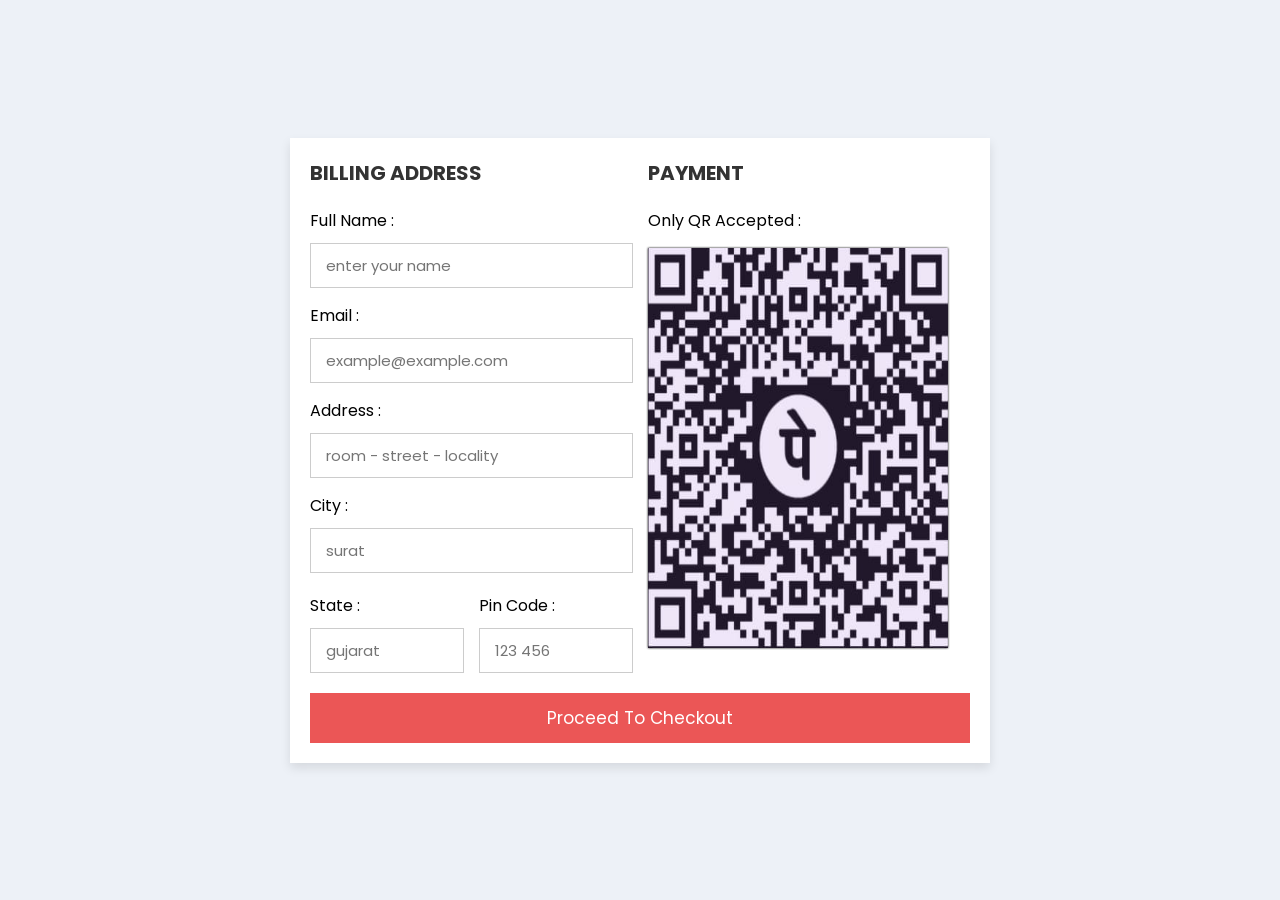
<file: payment gateway/index.html>
<!DOCTYPE html>
<html lang="en">
<head>
    <meta charset="UTF-8">
    <meta http-equiv="X-UA-Compatible" content="IE=edge">
    <meta name="viewport" content="width=device-width, initial-scale=1.0">
    
    <!-- custom css file link  -->
    <link rel="stylesheet" href="css/pstyle.css">

</head>
<body>

<div class="container">

    <form action="">

        <div class="row">

            <div class="col">

                <h3 class="title">billing address</h3>

                <div class="inputBox">
                    <span>full name :</span>
                    <input type="text" placeholder="enter your name">
                </div>
                <div class="inputBox">
                    <span>email :</span>
                    <input type="email" placeholder="example@example.com">
                </div>
                <div class="inputBox">
                    <span>address :</span>
                    <input type="text" placeholder="room - street - locality">
                </div>
                <div class="inputBox">
                    <span>city :</span>
                    <input type="text" placeholder="surat">
                </div>

                <div class="flex">
                    <div class="inputBox">
                        <span>state :</span>
                        <input type="text" placeholder="gujarat">
                    </div>
                    <div class="inputBox">
                        <span>pin code :</span>
                        <input type="text" placeholder="123 456">
                    </div>
                </div>

            </div>

            <div class="col">

                <h3 class="title">payment</h3>
 
                <div class="inputBox">
                    <span> only qR accepted :</span>
                    <img src="images/img1.png" height="100px" alt="">
                </div> 
               

            </div>
    
        </div>

        <input type="submit" value="proceed to checkout" class="submit-btn">

    </form>

</div>    
    
</body>
</html>
</file>
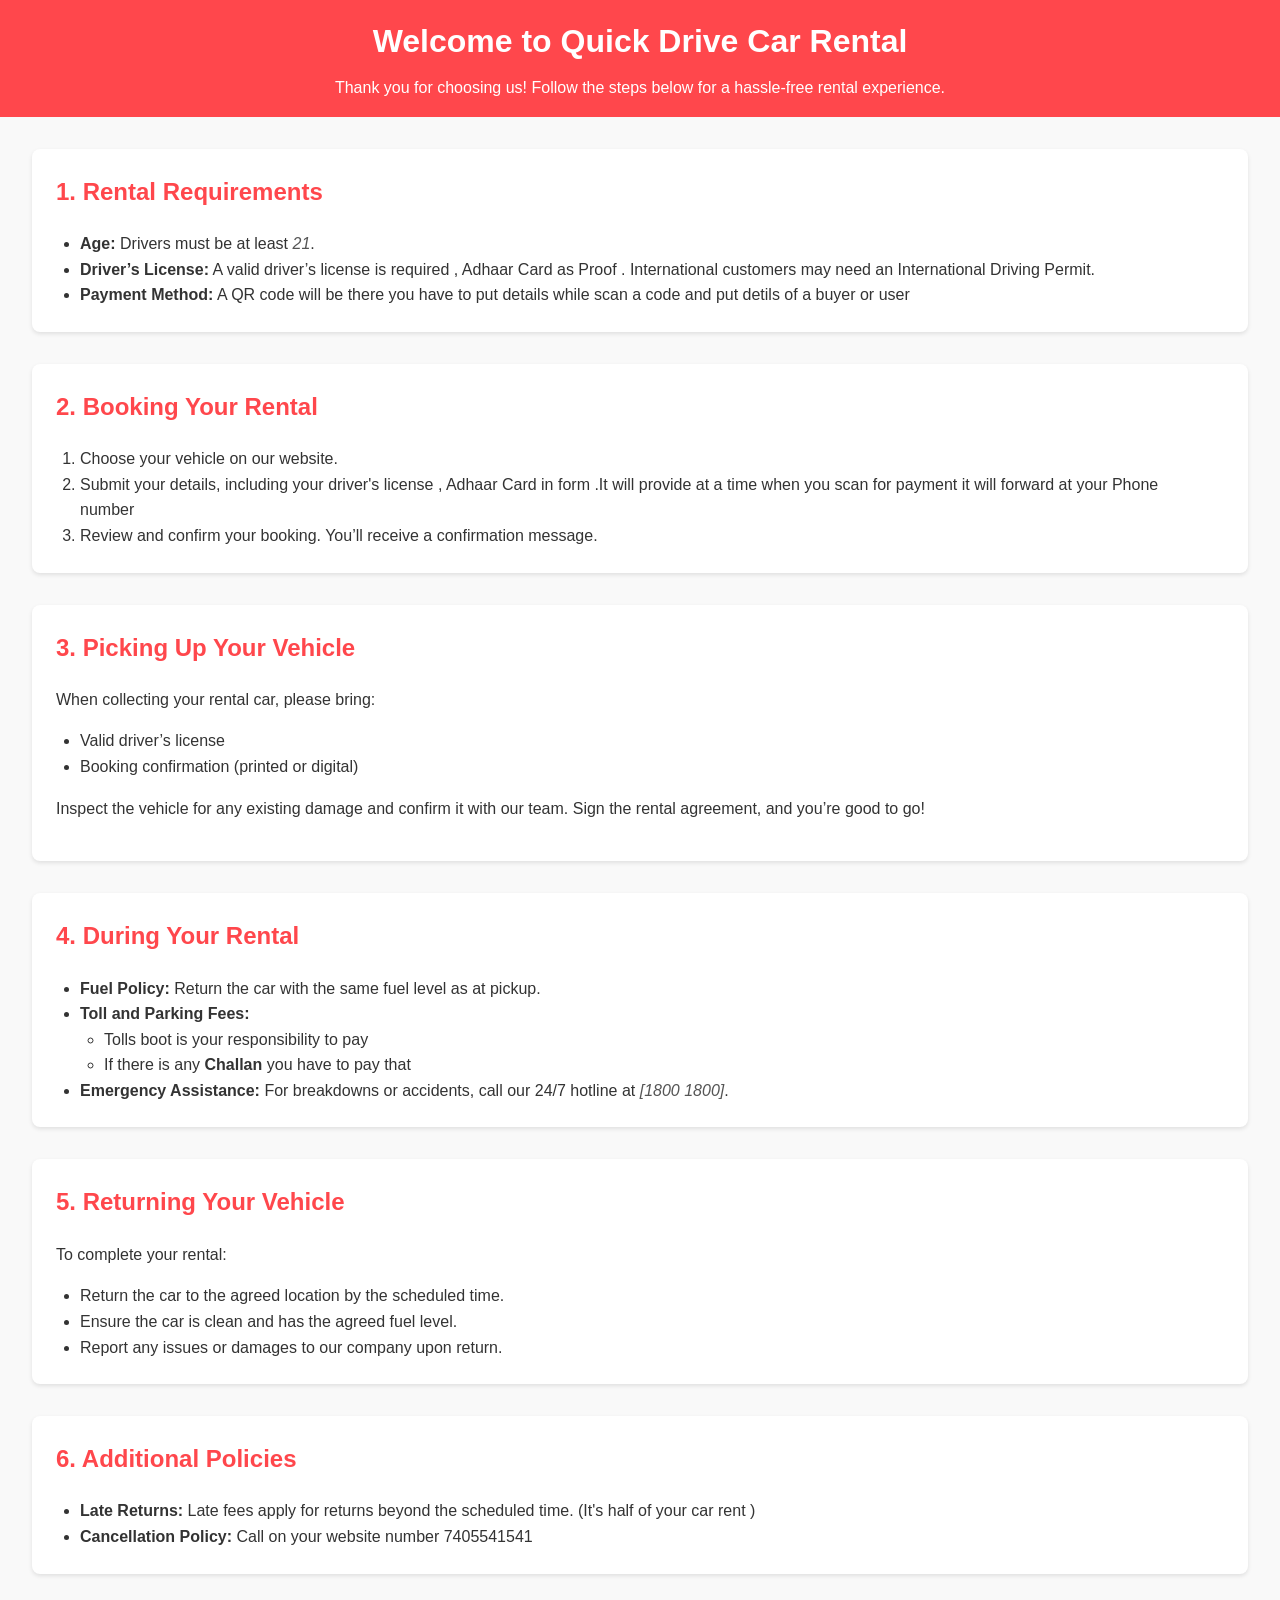
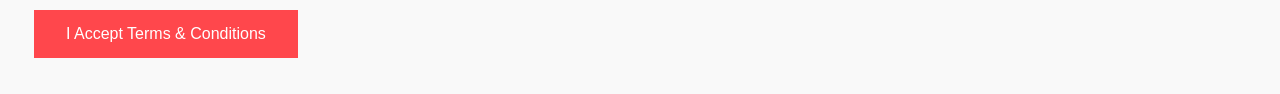
<file: instruction.html>
<!DOCTYPE html>
<html lang="en">
<head>
  <meta charset="UTF-8">
  <meta name="viewport" content="width=device-width, initial-scale=1.0">
  <title>Car Rental Instructions</title>
  <link rel="shortcut icon" href="./images/logofinal.png" type="image/svg+xml">
  <link rel="stylesheet" href="instruction.css">
  
    <!-- google font -->

    <link rel="preconnect" href="https://fonts.googleapis.com">
    <link rel="preconnect" href="https://fonts.gstatic.com" crossorigin>
    <link href="https://fonts.googleapis.com/css2?family=Nunito:wght@400;600&family=Open+Sans&display=swap"rel="stylesheet">
  
</head>
<body>
  <header>
    <h1>Welcome to Quick Drive Car Rental</h1>
    <p>Thank you for choosing us! Follow the steps below for a hassle-free rental experience.</p>
  </header>

  <main>
    <section id="requirements">
      <h2>1. Rental Requirements</h2>
      <ul>
        <li><strong>Age:</strong> Drivers must be at least <span>21</span>.</li>
        <li><strong>Driver’s License:</strong> A valid driver’s license is required , Adhaar Card as Proof . International customers may need an International Driving Permit.</li>
        <li><strong>Payment Method:</strong> A QR code will be there you have to put details while scan a code and put detils of a buyer or user  </li>
      </ul>
    </section>

    <section id="booking">
      <h2>2. Booking Your Rental</h2>
      <ol>
        <li>Choose your vehicle on our website. </li>
        <li>Submit your details, including your driver's license , Adhaar Card  in form .It will provide at a time when you scan for payment it will forward at your Phone number</li>
        <li>Review and confirm your booking. You’ll receive a confirmation message.</li>
      </ol>
    </section>

    <section id="pickup">
      <h2>3. Picking Up Your Vehicle</h2>
      <p>When collecting your rental car, please bring:</p>
      <ul>
        <li>Valid driver’s license</li>
        <!-- <li>Payment receive confirm message</li> -->
        <li>Booking confirmation (printed or digital)</li>
      </ul>
      <p>Inspect the vehicle for any existing damage and confirm it with our team. Sign the rental agreement, and you’re good to go!</p>
    </section>

    <section id="during">
      <h2>4. During Your Rental</h2>
      <ul>
        <li><strong>Fuel Policy:</strong> Return the car with the same fuel level as at pickup.</li>
        <li><strong>Toll and Parking Fees:</strong> <ul><li>Tolls boot is your responsibility to pay </li><li>If there is any <strong>Challan</strong> you have to pay that</ul></li></li>
        <li><strong>Emergency Assistance:</strong> For breakdowns or accidents, call our 24/7 hotline at <span>[1800 1800]</span>.</li>
      </ul>
    </section>

    <section id="return">
      <h2>5. Returning Your Vehicle</h2>
      <p>To complete your rental:</p>
      <ul>
        <li>Return the car to the agreed location by the scheduled time.</li>
        <li>Ensure the car is clean and has the agreed fuel level.</li>
        <li>Report any issues or damages to our company upon return.</li>
      </ul>
    </section>

    <section id="policies">
      <h2>6. Additional Policies</h2>
      <ul>
        <li><strong>Late Returns:</strong> Late fees apply for returns beyond the scheduled time. (It's  half of your car rent )</li>
        <li><strong>Cancellation Policy:</strong> Call on your website number 7405541541</li>
        <!-- <li><strong>Insurance:</strong> [Explain coverage options or mandatory insurance policies.]</li> -->
      </ul>
    </section>
    <button class="btn" onclick="goToNextPage()">I Accept Terms & Conditions</button>
  </main>
  <script>
    function goToNextPage() {
        window.location.href = "index.php"; // Replace "nextpage.html" with your desired URL
    }
</script>
</body>
</html>
</file>
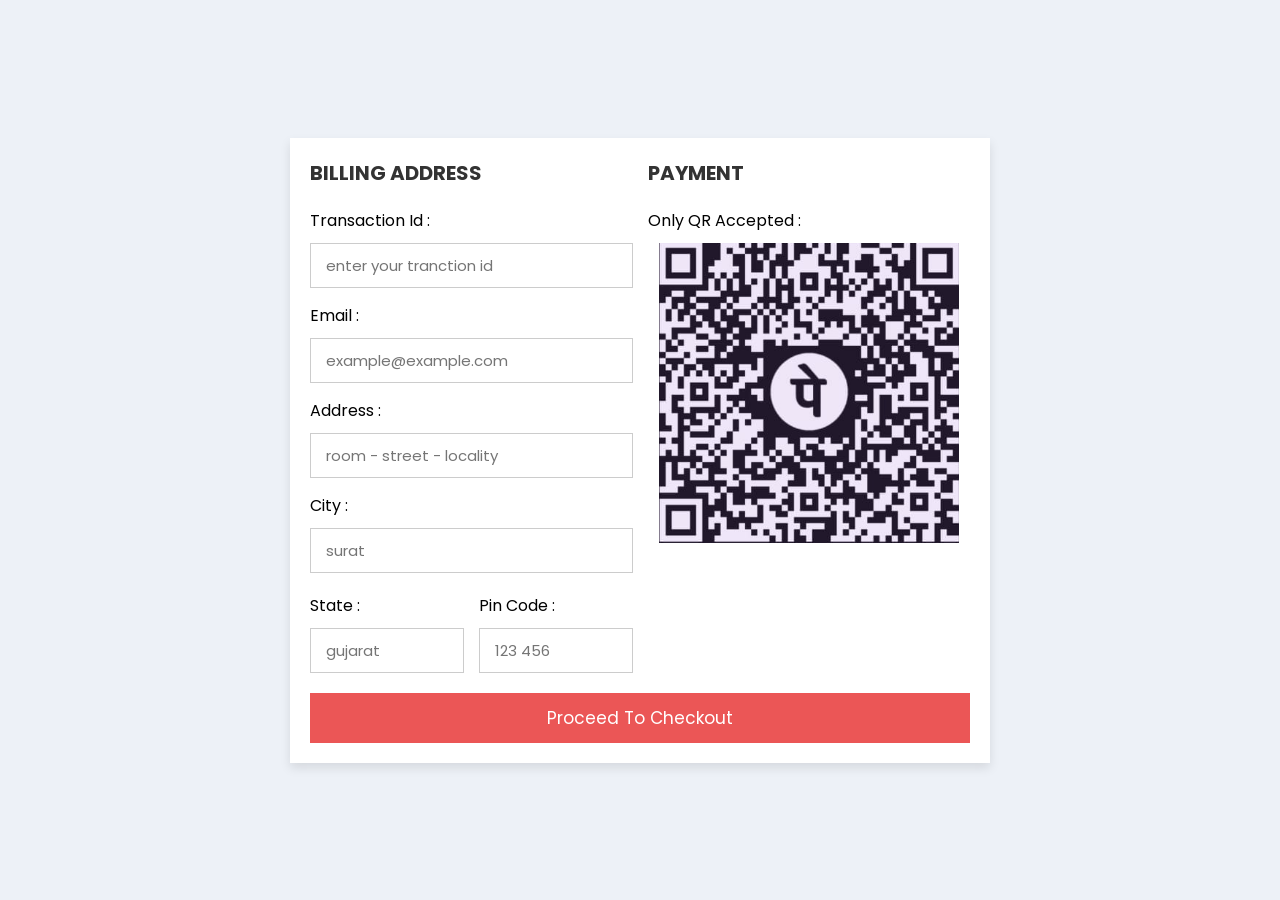
<file: payment/pindex.html>
<!DOCTYPE html>
<html lang="en">
<head>
    <meta charset="UTF-8">
    <meta http-equiv="X-UA-Compatible" content="IE=edge">
    <meta name="viewport" content="width=device-width, initial-scale=1.0">
    <title>Billing</title>
    <!-- custom css file link  -->
    <link rel="stylesheet" href="css/pstyle.css">
    <link rel="shortcut icon" href="./../images/logofinal.png" type="image/svg+xml">
</head>
<body>

<div class="container">

    <form action="">

        <div class="row">

            <div class="col">

                <h3 class="title">billing address</h3>

                <div class="inputBox">
                    <span>Transaction Id :</span>
                    <input type="text" placeholder="enter your tranction id">
                </div>
                <div class="inputBox">
                    <span>email :</span>
                    <input type="email" placeholder="example@example.com">
                </div>
                <div class="inputBox">
                    <span>address :</span>
                    <input type="text" placeholder="room - street - locality">
                </div>
                <div class="inputBox">
                    <span>city :</span>
                    <input type="text" placeholder="surat">
                </div>

                <div class="flex">
                    <div class="inputBox">
                        <span>state :</span>
                        <input type="text" placeholder="gujarat">
                    </div>
                    <div class="inputBox">
                        <span>pin code :</span>
                        <input type="text" placeholder="123 456">
                    </div>
                </div>

            </div>

            <div class="col">

                <h3 class="title">payment</h3>
 
                <div class="inputBox">
                    <span> only qR accepted :</span>
                    <img src="images/img1.png" height="100px" alt="">
                </div> 
               

            </div>
    
        </div>

        <input type="submit" value="proceed to checkout" class="submit-btn">

    </form>

</div>    
    
</body>
</html>
</file>
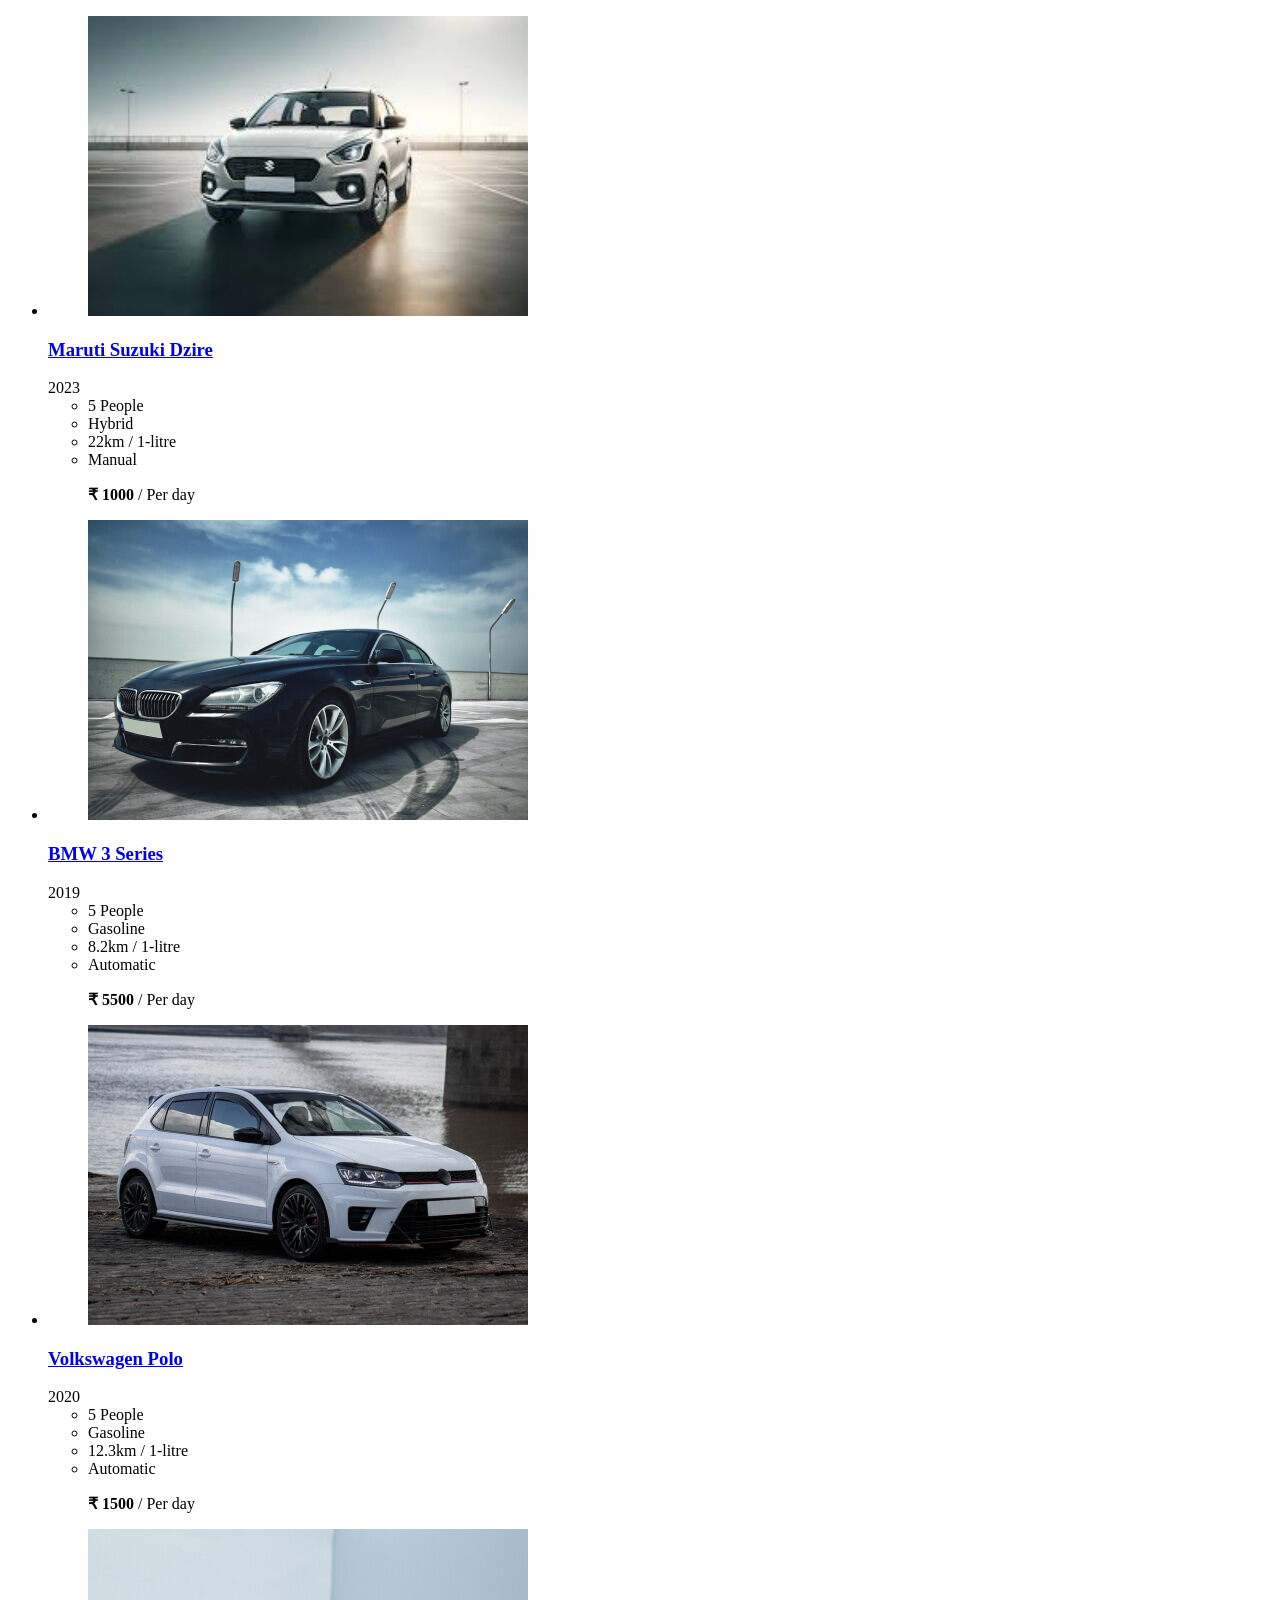
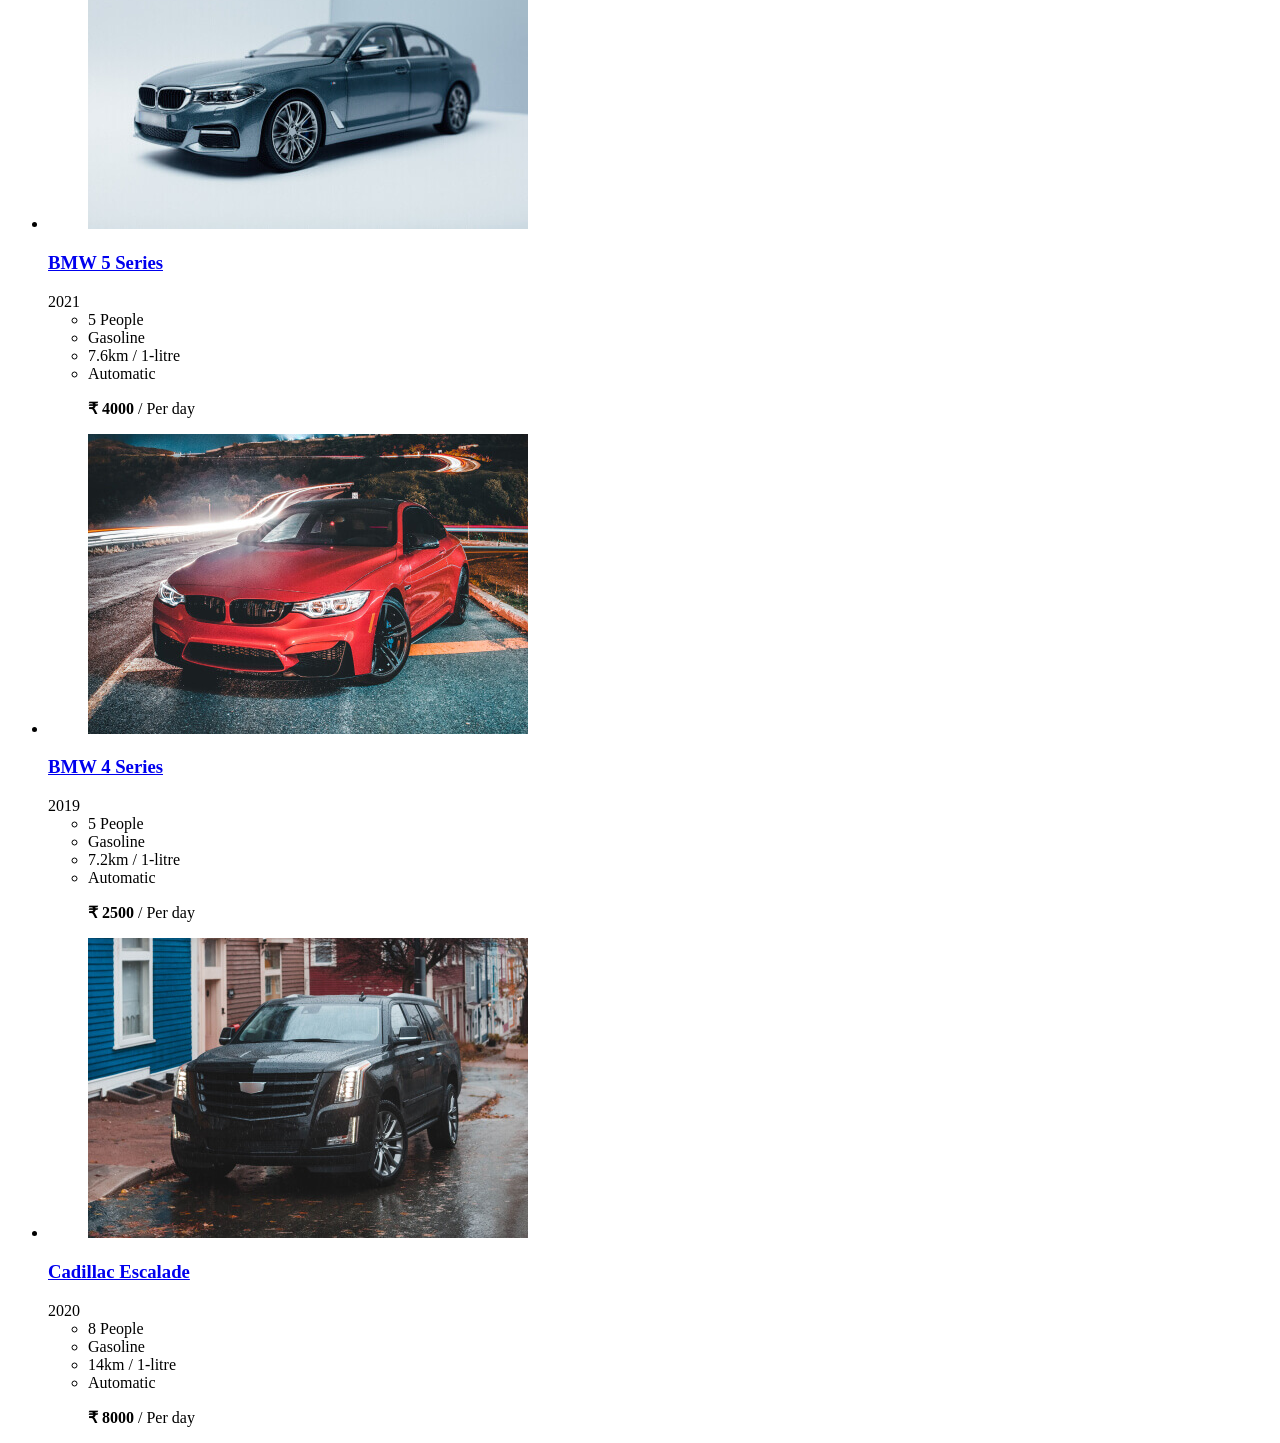
<file: admin_portal/car_collection/static_list.html>
<!DOCTYPE html>
<html>
    <head></head>
    <body>
        <ul class="featured-car-list">
            <!-- car 1 -->
                    <li>
                      <div class="featured-car-card">
                        <figure class="card-banner">
                          <img src="./../../images/maruti-suzuki-dzire.jpg" alt="maruti suzuki dzire" loading="lazy" width="440"
                            height="300" class="w-100">
                        </figure>
            
                        <div class="card-content">
            
                          <div class="card-title-wrapper">
                            <h3 class="h3 card-title">
                              <a href="#">Maruti Suzuki Dzire</a>
            
                            </h3>
            
                            <data class="" class="year" value="2021">2023</data>
                          </div>
            
                          <ul class="card-list">
            
                            <li class="card-list-item">
                              <ion-icon name="people-outline"></ion-icon>
                              <span class="card-item-text">5 People</span>
                            </li>
            
                            <li class="card-list-item">
                              <ion-icon name="flash-outline"></ion-icon>
                              <span class="card-item-text">Hybrid</span>
                            </li>
            
                            <li class="card-list-item">
                              <ion-icon name="speedometer-outline"></ion-icon>
                              <span class="card-item-text">22km / 1-litre
                              </span>
                            </li>
            
                            <li class="card-list-item">
                              <ion-icon name="hardware-chip-outline"></ion-icon>
                              <span class="card-item-text">Manual
                              </span>
                            </li>
            
            
                            <div class="card-price-wrapper">
            
                              <p class="card-price">
                                <strong>&#8377 1000</strong> / Per day
                              </p>
                              <!-- <button class =" btn fav-btn" aria-label="Add to favourite list"> -->
                              <!-- <ion-icon name="heart-outline"></ion-icon> -->
                              <!-- </button> -->
            
                              <!-- <button class="btn">Rent now</button> -->
                            </div>
                          </ul>
                        </div>
                      </div>
                    </li>
            
                    <!-- car 2 -->
            
                    <li>
                      <div class="featured-car-card">
                        <figure class="card-banner">
                          <img src="./../../images/car-2.jpg" alt="BMW 3 Series 2019" loading="lazy" width="440" height="300"
                            class="w-100">
                        </figure>
            
                        <div class="card-content">
            
                          <div class="card-title-wrapper">
                            <h3 class="h3 card-title">
                              <a href="#">BMW 3 Series</a>
            
                            </h3>
            
                            <data class="" class="year" value="2019">2019</data>
                          </div>
            
                          <ul class="card-list">
            
                            <li class="card-list-item">
                              <ion-icon name="people-outline"></ion-icon>
                              <span class="card-item-text">5 People</span>
                            </li>
            
                            <li class="card-list-item">
                              <ion-icon name="flash-outline"></ion-icon>
                              <span class="card-item-text">Gasoline</span>
                            </li>
            
                            <li class="card-list-item">
                              <ion-icon name="speedometer-outline"></ion-icon>
                              <span class="card-item-text">8.2km / 1-litre
                              </span>
                            </li>
            
                            <li class="card-list-item">
                              <ion-icon name="hardware-chip-outline"></ion-icon>
                              <span class="card-item-text">Automatic
                              </span>
                            </li>
            
            
                            <div class="card-price-wrapper">
            
                              <p class="card-price">
                                <strong>&#8377 5500</strong> / Per day
                              </p>
                              <!-- <button class =" btn fav-btn" aria-label="Add to favourite list"> -->
                              <!-- <ion-icon name="heart-outline"></ion-icon> -->
                              <!-- </button> -->
            
                              <!-- <button class="btn">Rent now</button> -->
                            </div>
                          </ul>
                        </div>
                      </div>
                    </li>
            
                    <!-- car 3 -->
            
                    <li>
                      <div class="featured-car-card">
                        <figure class="card-banner">
                          <img src="./../../images/car-3.jpg" alt="Volkswagen T-Cross 2020
                                  " loading="lazy" width="440" height="300" class="w-100">
                        </figure>
            
                        <div class="card-content">
            
                          <div class="card-title-wrapper">
                            <h3 class="h3 card-title">
                              <a href="#">Volkswagen Polo</a>
            
                            </h3>
            
                            <data class="" class="year" value="2020">2020</data>
                          </div>
            
                          <ul class="card-list">
            
                            <li class="card-list-item">
                              <ion-icon name="people-outline"></ion-icon>
                              <span class="card-item-text">5 People</span>
                            </li>
            
                            <li class="card-list-item">
                              <ion-icon name="flash-outline"></ion-icon>
                              <span class="card-item-text">Gasoline</span>
                            </li>
            
                            <li class="card-list-item">
                              <ion-icon name="speedometer-outline"></ion-icon>
                              <span class="card-item-text">12.3km / 1-litre
                              </span>
                            </li>
            
                            <li class="card-list-item">
                              <ion-icon name="hardware-chip-outline"></ion-icon>
                              <span class="card-item-text">Automatic
                              </span>
                            </li>
            
            
                            <div class="card-price-wrapper">
            
                              <p class="card-price">
                                <strong>&#8377 1500</strong> / Per day
                              </p>
                              <!-- <button class =" btn fav-btn" aria-label="Add to favourite list"> -->
                              <!-- <ion-icon name="heart-outline"></ion-icon> -->
                              <!-- </button> -->
            
                              <!-- <button class="btn">Rent now</button> -->
                            </div>
                          </ul>
                        </div>
                      </div>
                    </li>
            
            
                    <!-- car 4 -->
            
                    <li>
                      <div class="featured-car-card">
                        <figure class="card-banner">
                          <img src="./../../images/car-6.jpg" alt="BMW 5 Series GTI 2021" loading="lazy" width="440" height="300"
                            class="w-100">
                        </figure>
            
                        <div class="card-content">
            
                          <div class="card-title-wrapper">
                            <h3 class="h3 card-title">
                              <a href="#">BMW 5 Series</a>
            
                            </h3>
            
                            <data class="" class="year" value="2021">2021</data>
                          </div>
            
                          <ul class="card-list">
            
                            <li class="card-list-item">
                              <ion-icon name="people-outline"></ion-icon>
                              <span class="card-item-text">5 People</span>
                            </li>
            
                            <li class="card-list-item">
                              <ion-icon name="flash-outline"></ion-icon>
                              <span class="card-item-text">Gasoline</span>
                            </li>
            
                            <li class="card-list-item">
                              <ion-icon name="speedometer-outline"></ion-icon>
                              <span class="card-item-text">7.6km / 1-litre
                              </span>
                            </li>
            
                            <li class="card-list-item">
                              <ion-icon name="hardware-chip-outline"></ion-icon>
                              <span class="card-item-text">Automatic
                              </span>
                            </li>
            
            
                            <div class="card-price-wrapper">
            
                              <p class="card-price">
                                <strong>&#8377 4000</strong> / Per day
                              </p>
                              <!-- <button class =" btn fav-btn" aria-label="Add to favourite list"> -->
                              <!-- <ion-icon name="heart-outline"></ion-icon> -->
                              <!-- </button> -->
            
                              <!-- <button class="btn">Rent now</button> -->
                            </div>
                          </ul>
                        </div>
                      </div>
                    </li>
            
            
                    <!-- car 5 -->
            
                    <li>
                      <div class="featured-car-card">
                        <figure class="card-banner">
                          <img src="./../../images/car-5.jpg" alt="BMW 4 Series 2019" loading="lazy" width="440" height="300"
                            class="w-100">
                        </figure>
            
                        <div class="card-content">
            
                          <div class="card-title-wrapper">
                            <h3 class="h3 card-title">
                              <a href="#">BMW 4 Series</a>
            
                            </h3>
            
                            <data class="" class="year" value="2019">2019</data>
                          </div>
            
                          <ul class="card-list">
            
                            <li class="card-list-item">
                              <ion-icon name="people-outline"></ion-icon>
                              <span class="card-item-text">5 People</span>
                            </li>
            
                            <li class="card-list-item">
                              <ion-icon name="flash-outline"></ion-icon>
                              <span class="card-item-text">Gasoline</span>
                            </li>
            
                            <li class="card-list-item">
                              <ion-icon name="speedometer-outline"></ion-icon>
                              <span class="card-item-text">7.2km / 1-litre
            
                              </span>
                            </li>
            
                            <li class="card-list-item">
                              <ion-icon name="hardware-chip-outline"></ion-icon>
                              <span class="card-item-text">Automatic
                              </span>
                            </li>
            
            
                            <div class="card-price-wrapper">
            
                              <p class="card-price">
                                <strong>&#8377 2500</strong> / Per day
                              </p>
                              <!-- <button class =" btn fav-btn" aria-label="Add to favourite list"> -->
                              <!-- <ion-icon name="heart-outline"></ion-icon> -->
                              <!-- </button> -->
            
                              <!-- <button class="btn">Rent now</button> -->
                            </div>
                          </ul>
                        </div>
                      </div>
                    </li>
            
                    <!-- car 6 -->
            
                    <li>
                      <div class="featured-car-card">
                        <figure class="card-banner">
                          <img src="./../../images/car-4.jpg" alt="Cadillac Escalade 2020" loading="lazy" width="440" height="300"
                            class="w-100">
                        </figure>
            
                        <div class="card-content">
            
                          <div class="card-title-wrapper">
                            <h3 class="h3 card-title">
                              <a href="#">Cadillac Escalade</a>
            
                            </h3>
            
                            <data class="" class="year" value="2020">2020</data>
                          </div>
            
                          <ul class="card-list">
            
                            <li class="card-list-item">
                              <ion-icon name="people-outline"></ion-icon>
                              <span class="card-item-text">8 People</span>
                            </li>
            
                            <li class="card-list-item">
                              <ion-icon name="flash-outline"></ion-icon>
                              <span class="card-item-text">Gasoline</span>
                            </li>
            
                            <li class="card-list-item">
                              <ion-icon name="speedometer-outline"></ion-icon>
                              <span class="card-item-text">14km / 1-litre
            
            
                              </span>
                            </li>
            
                            <li class="card-list-item">
                              <ion-icon name="hardware-chip-outline"></ion-icon>
                              <span class="card-item-text">Automatic
                              </span>
                            </li>
            
            
                            <div class="card-price-wrapper">
            
                              <p class="card-price">
                                <strong>&#8377 8000</strong> / Per day
                              </p>
                              <!-- <button class =" btn fav-btn" aria-label="Add to favourite list"> -->
                              <!-- <ion-icon name="heart-outline"></ion-icon> -->
                              <!-- </button> -->
            
                              <!-- <button class="btn">Rent now</button> -->
                            </div>
                          </ul>
                        </div>
                      </div>
                    </li>
            
                    </ul>
    </body>
</html>
</file>
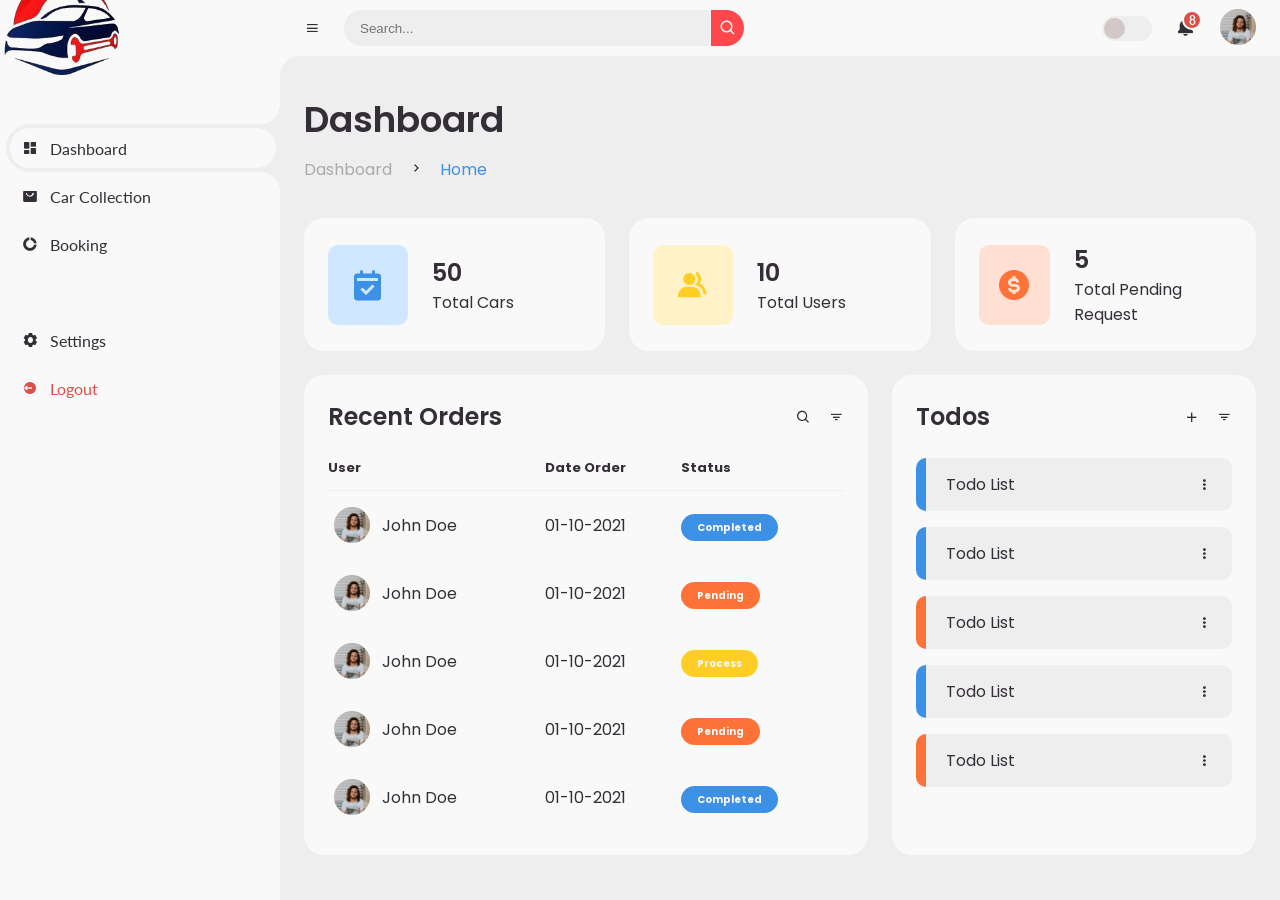
<file: admin_portal/dashboard/adminindex.html>
<!DOCTYPE html>
<html lang="en">
<head>
	<meta charset="UTF-8">
	<meta name="viewport" content="width=device-width, initial-scale=1.0">

	<!-- Boxicons -->
	<link href='https://unpkg.com/boxicons@2.0.9/css/boxicons.min.css' rel='stylesheet'>
	<!-- My CSS -->
	<link rel="stylesheet" href="adminstyle.css">
	<link rel="shortcut icon" href="./../../images/logofinal.png" type="image/svg+xml">


	<title>Admin Dashboard</title>
</head>
<body>


	<!-- SIDEBAR -->
	<section id="sidebar">
		<a href="#" class="brand">
			
				<img src="./../../images/logofinal.png"  alt="logo1.png" width="120" height="115">
			</span>
		</a>
		<ul class="side-menu top">
			<li class="active">
				<a href="#">
					<i class='bx bxs-dashboard' ></i>
					<span class="text">Dashboard</span>
				</a>
			</li>
			<li>
				<a href="./../admin/admin_page.php">
					<i class='bx bxs-shopping-bag-alt' ></i>
					<span class="text">Car Collection</span>
				</a>
			</li>
			<li>
				<a href="#">
					<i class='bx bxs-doughnut-chart' ></i>
					<span class="text">Booking</span>
				</a>
			</li>
			
		<ul class="side-menu">
			<li> 
				<a href="#">
					<i class='bx bxs-cog' ></i>
					<span class="text">Settings</span>
				</a>
			</li>
			<li>
				<a href="#" class="logout">
					<i class='bx bxs-log-out-circle' ></i>
					<span class="text">Logout</span>
				</a>
			</li>
		</ul>
	</section>
	<!-- SIDEBAR -->



	<!-- CONTENT -->
	<section id="content">
		<!-- NAVBAR -->
		<nav>
			<i class='bx bx-menu' ></i>
			<form action="#">
				<div class="form-input">
					<input type="search" placeholder="Search...">
					<button type="submit" class="search-btn"><i class='bx bx-search' ></i></button>
				</div>
			</form>
			<input type="checkbox" id="switch-mode" hidden>
			<label for="switch-mode" class="switch-mode"></label>
			<a href="#" class="notification">
				<i class='bx bxs-bell' ></i>
				<span class="num">8</span>
			</a>
			<a href="#" class="profile">
				
				<img src="img/people.png">
			</a>
		</nav>
		<!-- NAVBAR -->

		<!-- MAIN -->
		<main>
			<div class="head-title">
				<div class="left">
					<h1>Dashboard</h1>
					<ul class="breadcrumb">
						<li>
							<a href="#">Dashboard</a>
						</li>
						<li><i class='bx bx-chevron-right' ></i></li>
						<li>
							<a class="active" href="#">Home</a>
						</li>
					</ul>
				</div>
				<!-- <a href="#" class="btn-download">
					<i class='bx bxs-cloud-download' ></i>
					<span class="text">Download PDF</span>
				</a> -->
			</div>

			<ul class="box-info">
				<li>
					<i class='bx bxs-calendar-check' ></i>
					<span class="text">
						<h3>50</h3>
						<p>Total Cars</p>
					</span>
				</li>
				<li>
					<i class='bx bxs-group' ></i>
					<span class="text">
						<h3>10</h3>
						<p>Total Users</p>
					</span>
				</li>
				<li>
					<i class='bx bxs-dollar-circle' ></i>
					<span class="text">
						<h3>5</h3>
						<p>Total Pending Request</p>
					</span>
				</li>
			</ul>


			<div class="table-data">
				<div class="order">
					<div class="head">
						<h3>Recent Orders</h3>
						<i class='bx bx-search' ></i>
						<i class='bx bx-filter' ></i>
					</div>
					<table>
						<thead>
							<tr>
								<th>User</th>
								<th>Date Order</th>
								<th>Status</th>
							</tr>
						</thead>
						<tbody>
							<tr>
								<td>
									<img src="img/people.png">
									<p>John Doe</p>
								</td>
								<td>01-10-2021</td>
								<td><span class="status completed">Completed</span></td>
							</tr>
							<tr>
								<td>
									<img src="img/people.png">
									<p>John Doe</p>
								</td>
								<td>01-10-2021</td>
								<td><span class="status pending">Pending</span></td>
							</tr>
							<tr>
								<td>
									<img src="img/people.png">
									<p>John Doe</p>
								</td>
								<td>01-10-2021</td>
								<td><span class="status process">Process</span></td>
							</tr>
							<tr>
								<td>
									<img src="img/people.png">
									<p>John Doe</p>
								</td>
								<td>01-10-2021</td>
								<td><span class="status pending">Pending</span></td>
							</tr>
							<tr>
								<td>
									<img src="img/people.png">
									<p>John Doe</p>
								</td>
								<td>01-10-2021</td>
								<td><span class="status completed">Completed</span></td>
							</tr>
						</tbody>
					</table>
				</div>
				<div class="todo">
					<div class="head">
						<h3>Todos</h3>
						<i class='bx bx-plus' ></i>
						<i class='bx bx-filter' ></i>
					</div>
					<ul class="todo-list">
						<li class="completed">
							<p>Todo List</p>
							<i class='bx bx-dots-vertical-rounded' ></i>
						</li>
						<li class="completed">
							<p>Todo List</p>
							<i class='bx bx-dots-vertical-rounded' ></i>
						</li>
						<li class="not-completed">
							<p>Todo List</p>
							<i class='bx bx-dots-vertical-rounded' ></i>
						</li>
						<li class="completed">
							<p>Todo List</p>
							<i class='bx bx-dots-vertical-rounded' ></i>
						</li>
						<li class="not-completed">
							<p>Todo List</p>
							<i class='bx bx-dots-vertical-rounded' ></i>
						</li>
					</ul>
				</div>
			</div>
		</main>
		<!-- MAIN -->
	</section>
	<!-- CONTENT -->
	

	<script src="adminscript.js"></script>
</body>
</html>
</file>
<file: payment gateway/css/pstyle.css>
@import url('https://fonts.googleapis.com/css2?family=Poppins:wght@100;300;400;500;600&display=swap');

*{
  font-family: 'Poppins', sans-serif;
  margin:0; padding:0;
  box-sizing: border-box;
  outline: none; border:none;
  text-transform: capitalize;
  transition: all .2s linear;
}

.container{
  display: flex;
  justify-content: center;
  align-items: center;
  padding:25px;
  min-height: 100vh;
  background: hsl(216, 38%, 95%);
}

.container form{
  padding:20px;
  width:700px;
  background: #fff;
  box-shadow: 0 5px 10px rgba(0,0,0,.1);
}

.container form .row{
  display: flex;
  flex-wrap: wrap;
  gap:15px;
}

.container form .row .col{
  flex:1 1 250px;
}

.container form .row .col .title{
  font-size: 20px;
  color:#333;
  padding-bottom: 5px;
  text-transform: uppercase;
}

.container form .row .col .inputBox{
  margin:15px 0;
}

.container form .row .col .inputBox span{
  margin-bottom: 10px;
  display: block;
}

.container form .row .col .inputBox input{
  width: 100%;
  border:1px solid #ccc;
  padding:10px 15px;
  font-size: 15px;
  text-transform: none;
}

.container form .row .col .inputBox input:focus{
  border:1px solid #000;
}

.container form .row .col .flex{
  display: flex;
  gap:15px;
}

.container form .row .col .flex .inputBox{
  margin-top: 5px;
}

.container form .row .col .inputBox img{
  height: 400px;
  width: 300px;
  margin-top: 5px;
  filter: drop-shadow(0 0 1px #000);
}

.container form .submit-btn{
  width: 100%;
  padding:12px;
  font-size: 17px;
  background: hsl(0, 79%, 63%);;
  color:#fff;
  margin-top: 5px;
  cursor: pointer;
}

.container form .submit-btn:hover{
  background: #cc332e;
}
</file>
<file: instruction.css>
/* coustm property */
:root {
  /* color */

  --pale-purple-pantone: hsl(262, 63%, 92%);
  --medium-sea-green: hsl(152, 63%, 43%);
  --lavender-blush: hsl(336, 35%, 92%);
  --carolina-blue: hsl(204, 91%, 53%);
  --columbia-blue: hsl(204, 92%, 90%);
  --alice-blue-1: hsl(216, 38%, 95%);
  --alice-blue-2: hsl(216, 75%, 97%);
  --alice-blue-3: hsl(216, 38%, 95%);
  --alice-blue-4: hsl(217, 33%, 92%);
  --independence: hsl(219, 21%, 39%);
  --deep-cerise: hsl(329, 63%, 52%);
  --eerie-black: hsl(210, 11%, 15%);
  --space-cadet: hsl(240, 22%, 25%);
  --blue-jeans: hsl(204, 80%, 63%);
  --slate-blue: hsl(262, 60%, 57%);
  --beau-blue: hsl(208, 86%, 92%);
  --honey-dew: hsl(152, 48%, 89%);
  --mimi-pink: hsl(329, 63%, 90%);
  --red-salsa: hsl(0, 79%, 63%);
  --sapphire: hsl(211, 100%, 35%);
  --manatee: hsl(219, 14%, 60%);
  --white: hsl(0, 0%, 100%);
  --lightred: hsl(358.4, 100%, 63.9%);
  --gradient: linear-gradient(to top, var(--alice-blue-2), var(--alice-blue-3));
}

html {
  font-family: var(--ff-open-sans);
  color: var(--eerie-black);
  font-size: 1rem;
  line-height: 1.5;
  scroll-behavior: smooth;
}

body {
  background: var(--alice-blue-1);
  overflow-x: hidden;
  
}

::-webkit-scrollbar {
  width: 15px;
  height: 10px;
}

::-webkit-scrollbar-track {
  background: var(--white);
}

::-webkit-scrollbar-thumb {
  background: hsla(219, 14%, 60%, 0.3);
  border: 2px solid var(--white);
}

::-webkit-scrollbar-thumb:hover {
  background: hsla(219, 14%, 60%, 0.5);
}


body {
  font-family: Arial, sans-serif;
  line-height: 1.6;
  margin: 0;
  padding: 0;
  color: #333;
  background-color: #f9f9f9;
}

header {
  background: hsl(358.4, 100%, 63.9%);
  color: white;
  text-align: center;
  padding: 1rem 0;
}

header h1 {
  margin: 0;
  font-size: 2rem;
}

header p {
  margin: 0.5rem 0 0;
}

main {
  padding: 2rem;
}

main section {
  margin-bottom: 2rem;
  background: white;
  padding: 1.5rem;
  border-radius: 8px;
  box-shadow: 0 2px 4px rgba(0, 0, 0, 0.1);
}

main section h2 {
  color: hsl(358.4, 100%, 63.9%);
  margin-top: 0;
}

ul,
ol {
  margin: 0;
  padding: 0 1.5rem;
}

footer {
  background: hsl(217, 33%, 92%);
  color: hsl(219, 21%, 39%);
  text-align: center;
  padding: 1rem 0;
}

footer h2 {
  margin: 0;
}

footer p {
  margin: 0.5rem 0;
}

span {
  color: #555;
  font-style: italic;
}

.container { padding-inline: 15px; }

button,a { transition: var(--transition); }

.btn {
   position: relative;
  background: var(--background, var(--lightred));
  color: var(--color, var(--white));
  min-width: var(--width, 40px);
  min-height: var(--height, 40px);
  padding: 15px 32px;
  margin: 4px 2px;
  display: inline-block; 
  place-items: center;
  border-radius: var(--radius-14);
  font-family: var(--ff-nunito);
  font-size: var(--fs-6);
  font-weight: var(--fw-600);
  overflow: hidden;
  border: none;
}

.btn::before {
  content: "";
  position: absolute;
  inset: 0;
  background: linear-gradient(to right, hsla(0, 0%, 100%, 0.4), transparent);
  opacity: 0;
  pointer-events: none;
  transition: var(--transition);
}

.btn:is(:hover, :focus) { box-shadow: var(--lightred); }

.btn:is(:hover, :focus)::before { opacity: 1; }
</file>
<file: payment/css/pstyle.css>
@import url('https://fonts.googleapis.com/css2?family=Poppins:wght@100;300;400;500;600&display=swap');

*{
  font-family: 'Poppins', sans-serif;
  margin:0; padding:0;
  box-sizing: border-box;
  outline: none; border:none;
  text-transform: capitalize;
  transition: all .2s linear;
}

.container{
  display: flex;
  justify-content: center;
  align-items: center;
  padding:25px;
  min-height: 100vh;
  background: hsl(216, 38%, 95%);
}

.container form{
  padding:20px;
  width:700px;
  background: #fff;
  box-shadow: 0 5px 10px rgba(0,0,0,.1);
}

.container form .row{
  display: flex;
  flex-wrap: wrap;
  gap:15px;
}

.container form .row .col{
  flex:1 1 250px;
}

.container form .row .col .title{
  font-size: 20px;
  color:#333;
  padding-bottom: 5px;
  text-transform: uppercase;
}

.container form .row .col .inputBox{
  margin:15px 0;
}

.container form .row .col .inputBox span{
  margin-bottom: 10px;
  display: block;
}

.container form .row .col .inputBox input{
  width: 100%;
  border:1px solid #ccc;
  padding:10px 15px;
  font-size: 15px;
  text-transform: none;
}

.container form .row .col .inputBox input:focus{
  border:1px solid #000;
}

.container form .row .col .flex{
  display: flex;
  gap:15px;
}

.container form .row .col .flex .inputBox{
  margin-top: 5px;
}

.container form .row .col .inputBox img{
  width: 300px;      
  height: 300px;     
  object-fit: cover; 
  display: block;    
  margin: 0 auto;
}

.container form .submit-btn{
  width: 100%;
  padding:12px;
  font-size: 17px;
  background: hsl(0, 79%, 63%);;
  color:#fff;
  margin-top: 5px;
  cursor: pointer;
}

.container form .submit-btn:hover{
  background: #cc332e;
}

.pay{
  font-size: 20px;
      font-weight: bold;
      text-align: center;
}
</file>
<file: admin_portal/dashboard/adminstyle.css>
@import url('https://fonts.googleapis.com/css2?family=Lato:wght@400;700&family=Poppins:wght@400;500;600;700&display=swap');

* {
	margin: 0;
	padding: 0;
	box-sizing: border-box;
}

ion-icon{ display: block; }

ion-icon{ pointer-events: none; }


.featured-car-link ion-icon {
	margin: 3px;
	transition: var(--transition);
  }

  .featured-car-link:is(:hover, :focus) ion-icon{color: var(--red-salsa);}
  
.btn ion-icon {
	font-size: 22px;
	--ionicon-stroke-width: 40px;
  }

a {
	text-decoration: none;
}

li {
	list-style: none;
}

:root {
	--poppins: 'Poppins', sans-serif;
	--lato: 'Lato', sans-serif;

	--light: #F9F9F9;
	--blue: #3C91E6;
	--light-blue: #CFE8FF;
	--grey: #eee;
	--dark-grey: #AAAAAA;
	--dark: #342E37;
	--red: #DB504A;
	--yellow: #FFCE26;
	--light-yellow: #FFF2C6;
	--orange: #FD7238;
	--light-orange: #FFE0D3;
	--lightred: hsl(358.4,100%,63.9%);

}

html {
	overflow-x: hidden;
}

body.dark {
	--light: #0C0C1E;
	--grey: #060714;
	--dark: #FBFBFB;
}

body {
	background: var(--grey);
	overflow-x: hidden;
}





/* SIDEBAR */
#sidebar {
	position: fixed;
	top: 0;
	left: 0;
	width: 280px;
	height: 100%;
	background: var(--light);
	z-index: 2000;
	font-family: var(--lato);
	transition: .3s ease;
	overflow-x: hidden;
	scrollbar-width: none;
}
#sidebar::--webkit-scrollbar {
	display: none;
}
#sidebar.hide {
	width: 60px;
}
#sidebar .brand {
	font-size: 24px;
	font-weight: 700;
	height: 56px;
	display: flex;
	align-items: center;
	color: var(--lightred);
	position: sticky;
	top: 0;
	left: 0;
	background: var(--light);
	z-index: 500;
	padding-bottom: 20px;
	box-sizing: content-box;
}
#sidebar .brand .bx {
	min-width: 60px;
	display: flex;
	justify-content: center;
}
#sidebar .side-menu {
	width: 100%;
	margin-top: 48px;
}
#sidebar .side-menu li {
	height: 48px;
	background: transparent;
	margin-left: 6px;
	border-radius: 48px 0 0 48px;
	padding: 4px;
}
#sidebar .side-menu li.active {
	background: var(--grey);
	position: relative;
}
#sidebar .side-menu li.active::before {
	content: '';
	position: absolute;
	width: 40px;
	height: 40px;
	border-radius: 50%;
	top: -40px;
	right: 0;
	box-shadow: 20px 20px 0 var(--grey);
	z-index: -1;
}
#sidebar .side-menu li.active::after {
	content: '';
	position: absolute;
	width: 40px;
	height: 40px;
	border-radius: 50%;
	bottom: -40px;
	right: 0;
	box-shadow: 20px -20px 0 var(--grey);
	z-index: -1;
}
#sidebar .side-menu li a {
	width: 100%;
	height: 100%;
	background: var(--light);
	display: flex;
	align-items: center;
	border-radius: 48px;
	font-size: 16px;
	color: var(--dark);
	white-space: nowrap;
	overflow-x: hidden;
}
#sidebar .side-menu.top li.active a {
	color: var(--dark);
}
#sidebar.hide .side-menu li a {
	width: calc(48px - (4px * 2));
	transition: width .3s ease;
}
#sidebar .side-menu li a.logout {
	color: var(--red);
}
#sidebar .side-menu.top li a:hover {
	color: var(--lightred);
}
#sidebar .side-menu li a .bx {
	min-width: calc(60px  - ((4px + 6px) * 2));
	display: flex;
	justify-content: center;
}
/* SIDEBAR */





/* CONTENT */
#content {
	position: relative;
	width: calc(100% - 280px);
	left: 280px;
	transition: .3s ease;
}
#sidebar.hide ~ #content {
	width: calc(100% - 60px);
	left: 60px;
}




/* NAVBAR */
#content nav {
	height: 56px;
	background: var(--light);
	padding: 0 24px;
	display: flex;
	align-items: center;
	grid-gap: 24px;
	font-family: var(--lato);
	position: sticky;
	top: 0;
	left: 0;
	z-index: 1000;
}
#content nav::before {
	content: '';
	position: absolute;
	width: 40px;
	height: 40px;
	bottom: -40px;
	left: 0;
	border-radius: 50%;
	box-shadow: -20px -20px 0 var(--light);
}
#content nav a {
	color: var(--dark);
}
#content nav .bx.bx-menu {
	cursor: pointer;
	color: var(--dark);
}
#content nav .nav-link {
	font-size: 16px;
	transition: .3s ease;
}
#content nav .nav-link:hover {
	color: var(--lightred);
}
#content nav form {
	max-width: 400px;
	width: 100%;
	margin-right: auto;
}
#content nav form .form-input {
	display: flex;
	align-items: center;
	height: 36px;
}
#content nav form .form-input input {
	flex-grow: 1;
	padding: 0 16px;
	height: 100%;
	border: none;
	background: var(--grey);
	border-radius: 36px 0 0 36px;
	outline: none;
	width: 100%;
	color: var(--dark);
}
#content nav form .form-input button {
	width: 36px;
	height: 100%;
	display: flex;
	justify-content: center;
	align-items: center;
	background: var(--lightred);
	color: var(--light);
	font-size: 18px;
	border: none;
	outline: none;
	border-radius: 0 36px 36px 0;
	cursor: pointer;
}
#content nav .notification {
	font-size: 20px;
	position: relative;
}
#content nav .notification .num {
	position: absolute;
	top: -6px;
	right: -6px;
	width: 20px;
	height: 20px;
	border-radius: 50%;
	border: 2px solid var(--light);
	background: var(--red);
	color: var(--light);
	font-weight: 700;
	font-size: 12px;
	display: flex;
	justify-content: center;
	align-items: center;
}
#content nav .profile img {
	width: 36px;
	height: 36px;
	object-fit: cover;
	border-radius: 50%;
}
#content nav .switch-mode {
	display: block;
	min-width: 50px;
	height: 25px;
	border-radius: 25px;
	background: var(--grey);
	cursor: pointer;
	position: relative;
}
#content nav .switch-mode::before {
	content: '';
	position: absolute;
	top: 2px;
	left: 2px;
	bottom: 2px;
	width: calc(25px - 4px);
	background: rgb(211, 200, 200);
	border-radius: 50%;
	transition: all .3s ease;
}
#content nav #switch-mode:checked + .switch-mode::before {
	left: calc(100% - (25px - 4px) - 2px);
}
/* NAVBAR */





/* MAIN */
#content main {
	width: 100%;
	padding: 36px 24px;
	font-family: var(--poppins);
	max-height: calc(100vh - 56px);
	overflow-y: auto;
}
#content main .head-title {
	display: flex;
	align-items: center;
	justify-content: space-between;
	grid-gap: 16px;
	flex-wrap: wrap;
}
#content main .head-title .left h1 {
	font-size: 36px;
	font-weight: 600;
	margin-bottom: 10px;
	color: var(--dark);
}
#content main .head-title .left .breadcrumb {
	display: flex;
	align-items: center;
	grid-gap: 16px;
}
#content main .head-title .left .breadcrumb li {
	color: var(--dark);
}
#content main .head-title .left .breadcrumb li a {
	color: var(--dark-grey);
	pointer-events: none;
}
#content main .head-title .left .breadcrumb li a.active {
	color: var(--blue);
	pointer-events: unset;
}
#content main .head-title .btn-download {
	height: 36px;
	padding: 0 16px;
	border-radius: 36px;
	background: var(--blue);
	color: var(--light);
	display: flex;
	justify-content: center;
	align-items: center;
	grid-gap: 10px;
	font-weight: 500;
}




#content main .box-info {
	display: grid;
	grid-template-columns: repeat(auto-fit, minmax(240px, 1fr));
	grid-gap: 24px;
	margin-top: 36px;
}
#content main .box-info li {
	padding: 24px;
	background: var(--light);
	border-radius: 20px;
	display: flex;
	align-items: center;
	grid-gap: 24px;
}
#content main .box-info li .bx {
	width: 80px;
	height: 80px;
	border-radius: 10px;
	font-size: 36px;
	display: flex;
	justify-content: center;
	align-items: center;
}
#content main .box-info li:nth-child(1) .bx {
	background: var(--light-blue);
	color: var(--blue);
}
#content main .box-info li:nth-child(2) .bx {
	background: var(--light-yellow);
	color: var(--yellow);
}
#content main .box-info li:nth-child(3) .bx {
	background: var(--light-orange);
	color: var(--orange);
}
#content main .box-info li .text h3 {
	font-size: 24px;
	font-weight: 600;
	color: var(--dark);
}
#content main .box-info li .text p {
	color: var(--dark);	
}





#content main .table-data {
	display: flex;
	flex-wrap: wrap;
	grid-gap: 24px;
	margin-top: 24px;
	width: 100%;
	color: var(--dark);
}
#content main .table-data > div {
	border-radius: 20px;
	background: var(--light);
	padding: 24px;
	overflow-x: auto;
}
#content main .table-data .head {
	display: flex;
	align-items: center;
	grid-gap: 16px;
	margin-bottom: 24px;
}
#content main .table-data .head h3 {
	margin-right: auto;
	font-size: 24px;
	font-weight: 600;
}
#content main .table-data .head .bx {
	cursor: pointer;
}

#content main .table-data .order {
	flex-grow: 1;
	flex-basis: 500px;
}
#content main .table-data .order table {
	width: 100%;
	border-collapse: collapse;
}
#content main .table-data .order table th {
	padding-bottom: 12px;
	font-size: 13px;
	text-align: left;
	border-bottom: 1px solid var(--grey);
}
#content main .table-data .order table td {
	padding: 16px 0;
}
#content main .table-data .order table tr td:first-child {
	display: flex;
	align-items: center;
	grid-gap: 12px;
	padding-left: 6px;
}
#content main .table-data .order table td img {
	width: 36px;
	height: 36px;
	border-radius: 50%;
	object-fit: cover;
}
#content main .table-data .order table tbody tr:hover {
	background: var(--grey);
}
#content main .table-data .order table tr td .status {
	font-size: 10px;
	padding: 6px 16px;
	color: var(--light);
	border-radius: 20px;
	font-weight: 700;
}
#content main .table-data .order table tr td .status.completed {
	background: var(--blue);
}
#content main .table-data .order table tr td .status.process {
	background: var(--yellow);
}
#content main .table-data .order table tr td .status.pending {
	background: var(--orange);
}


#content main .table-data .todo {
	flex-grow: 1;
	flex-basis: 300px;
}
#content main .table-data .todo .todo-list {
	width: 100%;
}
#content main .table-data .todo .todo-list li {
	width: 100%;
	margin-bottom: 16px;
	background: var(--grey);
	border-radius: 10px;
	padding: 14px 20px;
	display: flex;
	justify-content: space-between;
	align-items: center;
}
#content main .table-data .todo .todo-list li .bx {
	cursor: pointer;
}
#content main .table-data .todo .todo-list li.completed {
	border-left: 10px solid var(--blue);
}
#content main .table-data .todo .todo-list li.not-completed {
	border-left: 10px solid var(--orange);
}
#content main .table-data .todo .todo-list li:last-child {
	margin-bottom: 0;
}
/* MAIN */
/* CONTENT */









@media screen and (max-width: 768px) {
	#sidebar {
		width: 200px;
	}

	#content {
		width: calc(100% - 60px);
		left: 200px;
	}

	#content nav .nav-link {
		display: none;
	}
}






@media screen and (max-width: 576px) {
	#content nav form .form-input input {
		display: none;
	}

	#content nav form .form-input button {
		width: auto;
		height: auto;
		background: transparent;
		border-radius: none;
		color: var(--dark);
	}

	#content nav form.show .form-input input {
		display: block;
		width: 100%;
	}
	#content nav form.show .form-input button {
		width: 36px;
		height: 100%;
		border-radius: 0 36px 36px 0;
		color: var(--light);
		background: var(--red);
	}

	#content nav form.show ~ .notification,
	#content nav form.show ~ .profile {
		display: none;
	}

	#content main .box-info {
		grid-template-columns: 1fr;
	}

	#content main .table-data .head {
		min-width: 420px;
	}
	#content main .table-data .order table {
		min-width: 420px;
	}
	#content main .table-data .todo .todo-list {
		min-width: 420px;
	}
}
</file>
